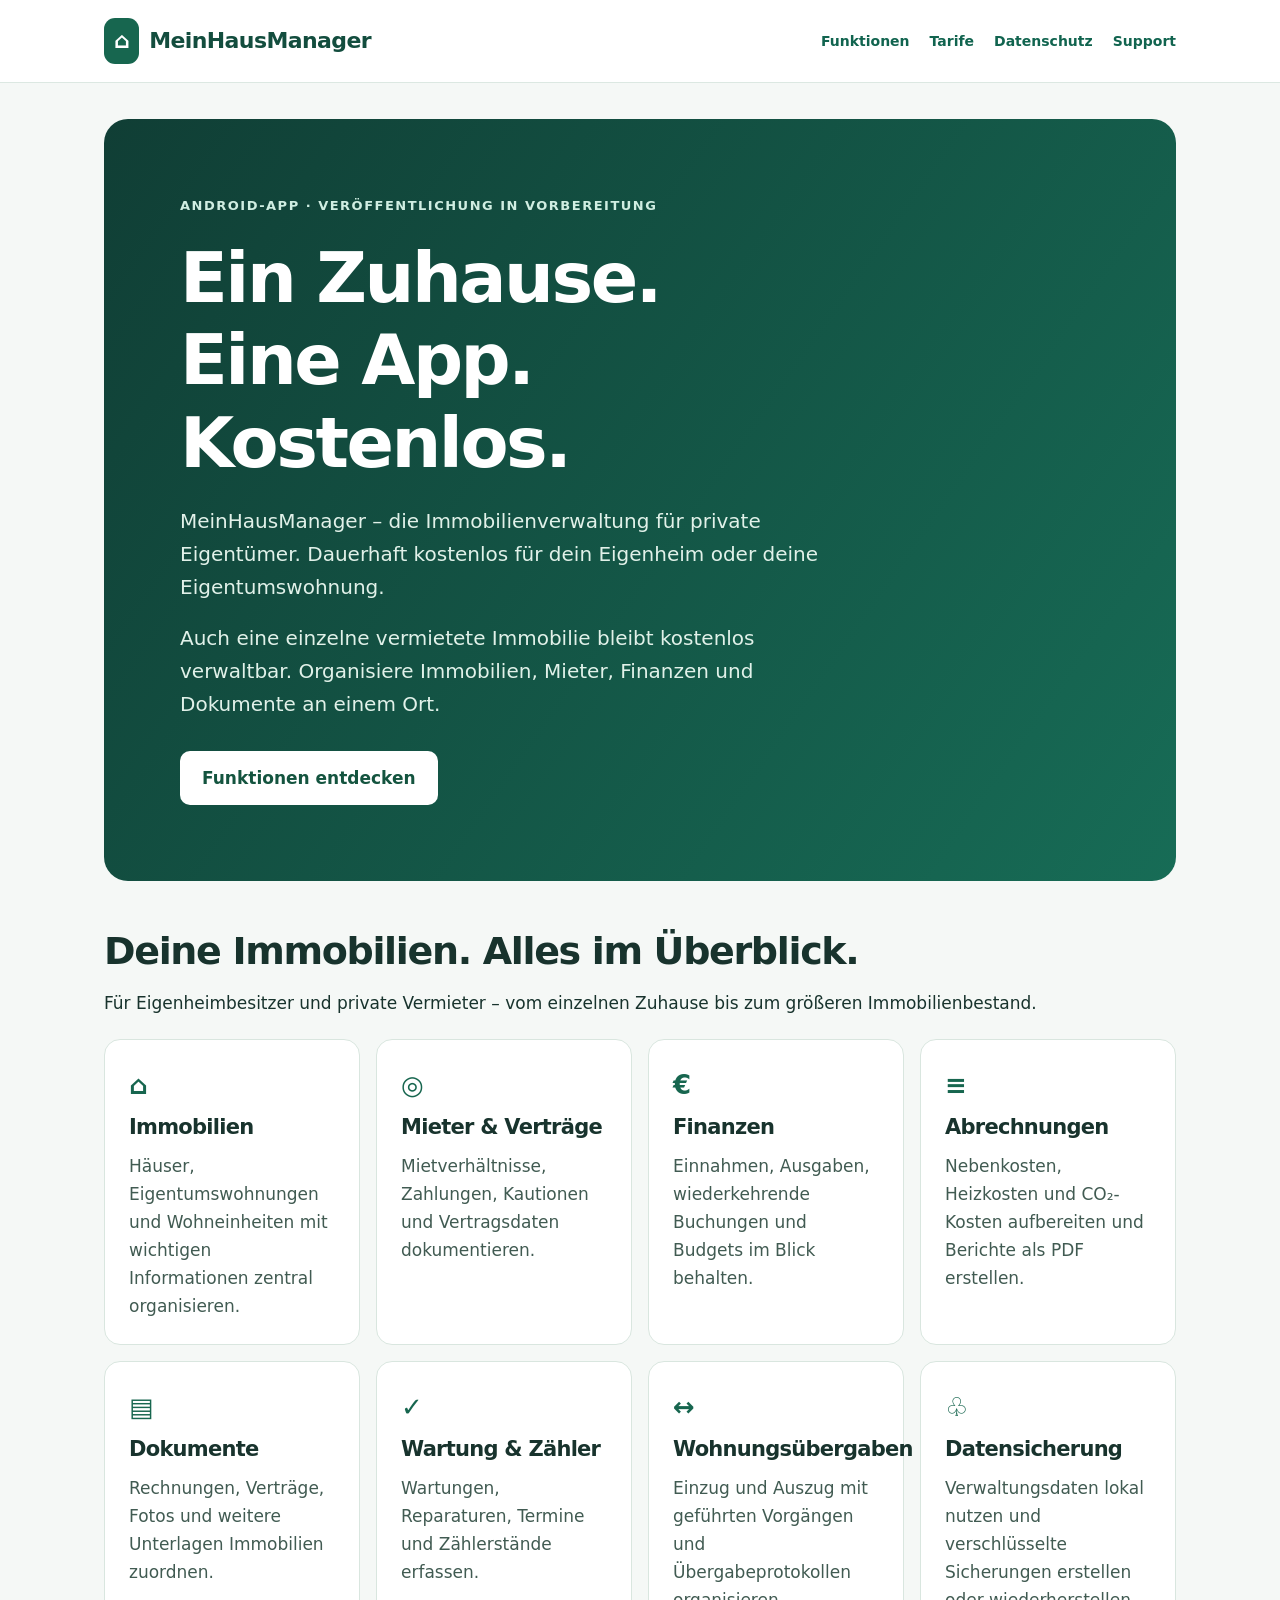
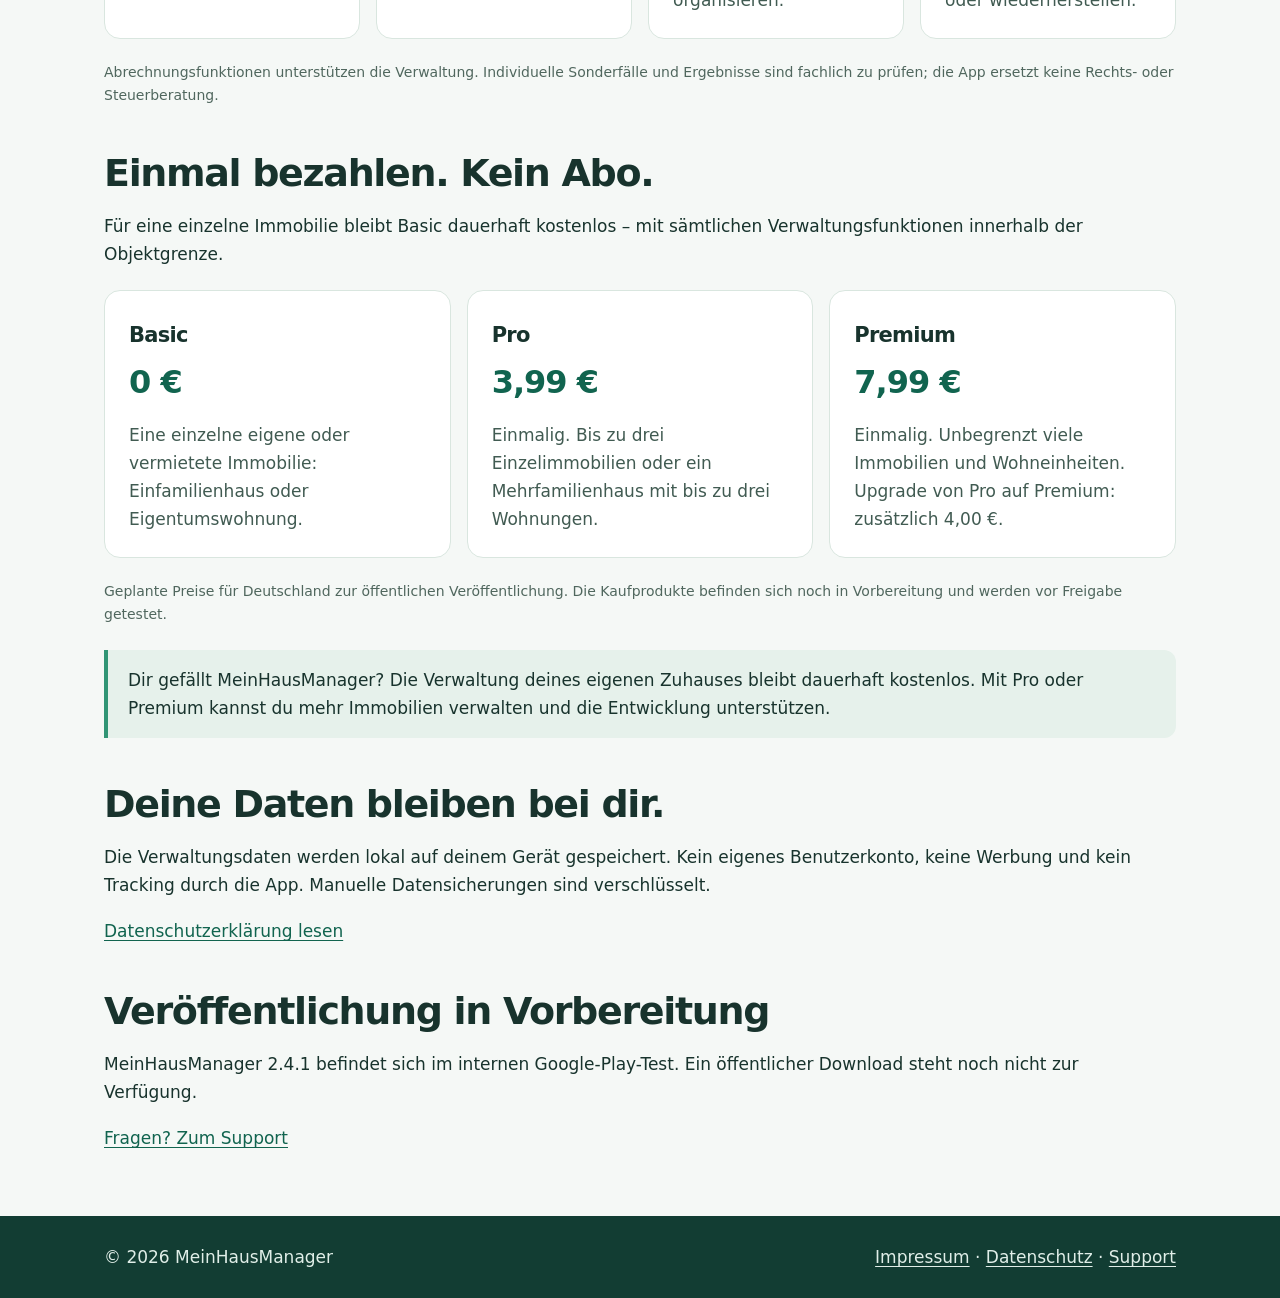
<file: index.html>
<!doctype html><html lang="de"><head><meta charset="utf-8"><meta name="viewport" content="width=device-width,initial-scale=1"><title>Immobilien einfach verwalten – MeinHausManager</title><meta name="description" content="MeinHausManager – Immobilienverwaltung für private Eigentümer und Vermieter."><link rel="stylesheet" href="style.css"></head><body><header><nav aria-label="Hauptnavigation"><a class="brand" href="index.html"><span class="mark" aria-hidden="true">⌂</span>MeinHausManager</a><div class="links"><a href="index.html#funktionen">Funktionen</a><a href="index.html#tarife">Tarife</a><a href="datenschutz.html">Datenschutz</a><a href="support.html">Support</a></div></nav></header><main><section class="hero"><div class="eyebrow">Android-App · Veröffentlichung in Vorbereitung</div><h1>Ein Zuhause.<br>Eine App.<br>Kostenlos.</h1><p>MeinHausManager – die Immobilienverwaltung für private Eigentümer. Dauerhaft kostenlos für dein Eigenheim oder deine Eigentumswohnung.</p><p>Auch eine einzelne vermietete Immobilie bleibt kostenlos verwaltbar. Organisiere Immobilien, Mieter, Finanzen und Dokumente an einem Ort.</p><a class="button" href="#funktionen">Funktionen entdecken</a></section><section id="funktionen"><h2>Deine Immobilien. Alles im Überblick.</h2><p>Für Eigenheimbesitzer und private Vermieter – vom einzelnen Zuhause bis zum größeren Immobilienbestand.</p><div class="grid"><article class="card"><span class="symbol" aria-hidden="true">⌂</span><h3>Immobilien</h3><p>Häuser, Eigentumswohnungen und Wohneinheiten mit wichtigen Informationen zentral organisieren.</p></article><article class="card"><span class="symbol" aria-hidden="true">◎</span><h3>Mieter & Verträge</h3><p>Mietverhältnisse, Zahlungen, Kautionen und Vertragsdaten dokumentieren.</p></article><article class="card"><span class="symbol" aria-hidden="true">€</span><h3>Finanzen</h3><p>Einnahmen, Ausgaben, wiederkehrende Buchungen und Budgets im Blick behalten.</p></article><article class="card"><span class="symbol" aria-hidden="true">≡</span><h3>Abrechnungen</h3><p>Nebenkosten, Heizkosten und CO₂-Kosten aufbereiten und Berichte als PDF erstellen.</p></article><article class="card"><span class="symbol" aria-hidden="true">▤</span><h3>Dokumente</h3><p>Rechnungen, Verträge, Fotos und weitere Unterlagen Immobilien zuordnen.</p></article><article class="card"><span class="symbol" aria-hidden="true">✓</span><h3>Wartung & Zähler</h3><p>Wartungen, Reparaturen, Termine und Zählerstände erfassen.</p></article><article class="card"><span class="symbol" aria-hidden="true">↔</span><h3>Wohnungsübergaben</h3><p>Einzug und Auszug mit geführten Vorgängen und Übergabeprotokollen organisieren.</p></article><article class="card"><span class="symbol" aria-hidden="true">♧</span><h3>Datensicherung</h3><p>Verwaltungsdaten lokal nutzen und verschlüsselte Sicherungen erstellen oder wiederherstellen.</p></article></div><p class="fine">Abrechnungsfunktionen unterstützen die Verwaltung. Individuelle Sonderfälle und Ergebnisse sind fachlich zu prüfen; die App ersetzt keine Rechts- oder Steuerberatung.</p></section><section id="tarife"><h2>Einmal bezahlen. Kein Abo.</h2><p>Für eine einzelne Immobilie bleibt Basic dauerhaft kostenlos – mit sämtlichen Verwaltungsfunktionen innerhalb der Objektgrenze.</p><div class="grid"><article class="card"><h3>Basic</h3><div class="price">0 €</div><p>Eine einzelne eigene oder vermietete Immobilie: Einfamilienhaus oder Eigentumswohnung.</p></article><article class="card"><h3>Pro</h3><div class="price">3,99 €</div><p>Einmalig. Bis zu drei Einzelimmobilien oder ein Mehrfamilienhaus mit bis zu drei Wohnungen.</p></article><article class="card"><h3>Premium</h3><div class="price">7,99 €</div><p>Einmalig. Unbegrenzt viele Immobilien und Wohneinheiten. Upgrade von Pro auf Premium: zusätzlich 4,00 €.</p></article></div><p class="fine">Geplante Preise für Deutschland zur öffentlichen Veröffentlichung. Die Kaufprodukte befinden sich noch in Vorbereitung und werden vor Freigabe getestet.</p><div class="note">Dir gefällt MeinHausManager? Die Verwaltung deines eigenen Zuhauses bleibt dauerhaft kostenlos. Mit Pro oder Premium kannst du mehr Immobilien verwalten und die Entwicklung unterstützen.</div></section><section><h2>Deine Daten bleiben bei dir.</h2><p>Die Verwaltungsdaten werden lokal auf deinem Gerät gespeichert. Kein eigenes Benutzerkonto, keine Werbung und kein Tracking durch die App. Manuelle Datensicherungen sind verschlüsselt.</p><a href="datenschutz.html">Datenschutzerklärung lesen</a></section><section><h2>Veröffentlichung in Vorbereitung</h2><p>MeinHausManager 2.4.1 befindet sich im internen Google-Play-Test. Ein öffentlicher Download steht noch nicht zur Verfügung.</p><a href="support.html">Fragen? Zum Support</a></section></main><footer><div><span>© 2026 MeinHausManager</span><span><a href="impressum.html">Impressum</a> · <a href="datenschutz.html">Datenschutz</a> · <a href="support.html">Support</a></span></div></footer></body></html>
</file>
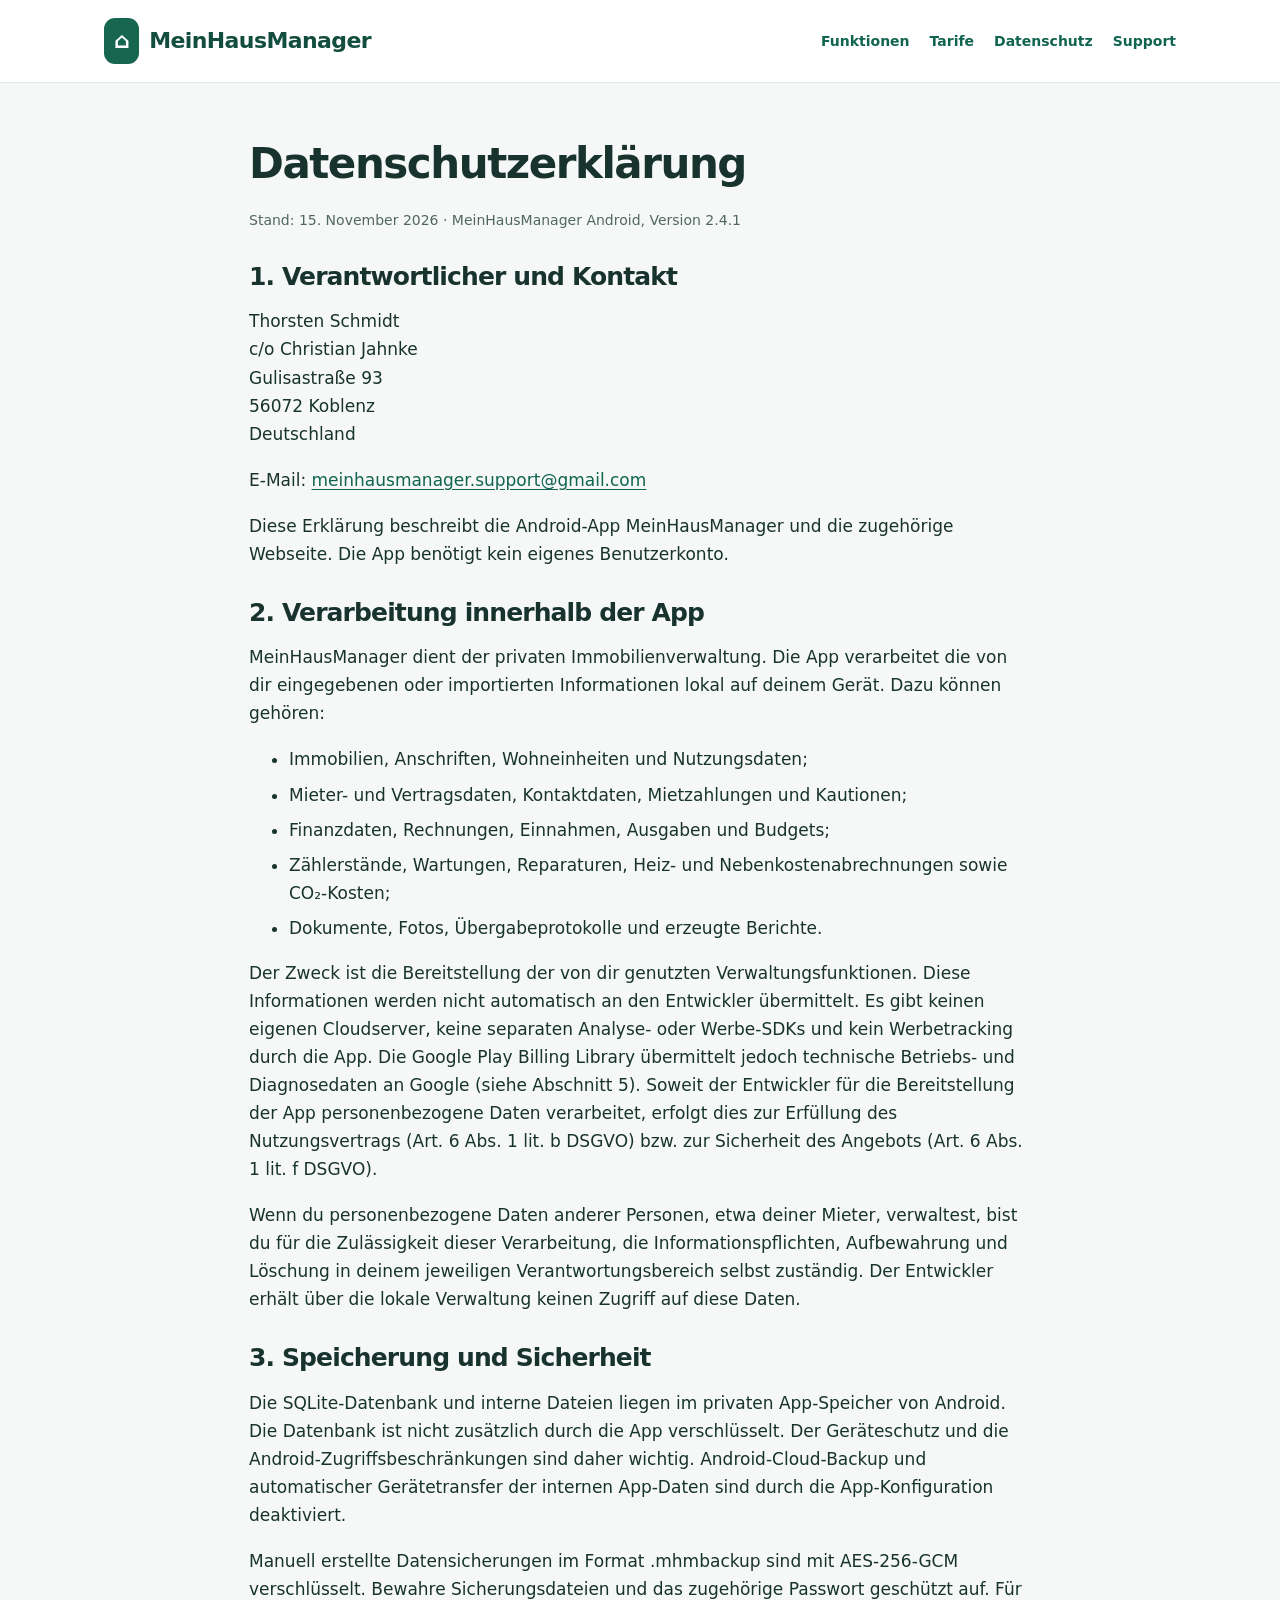
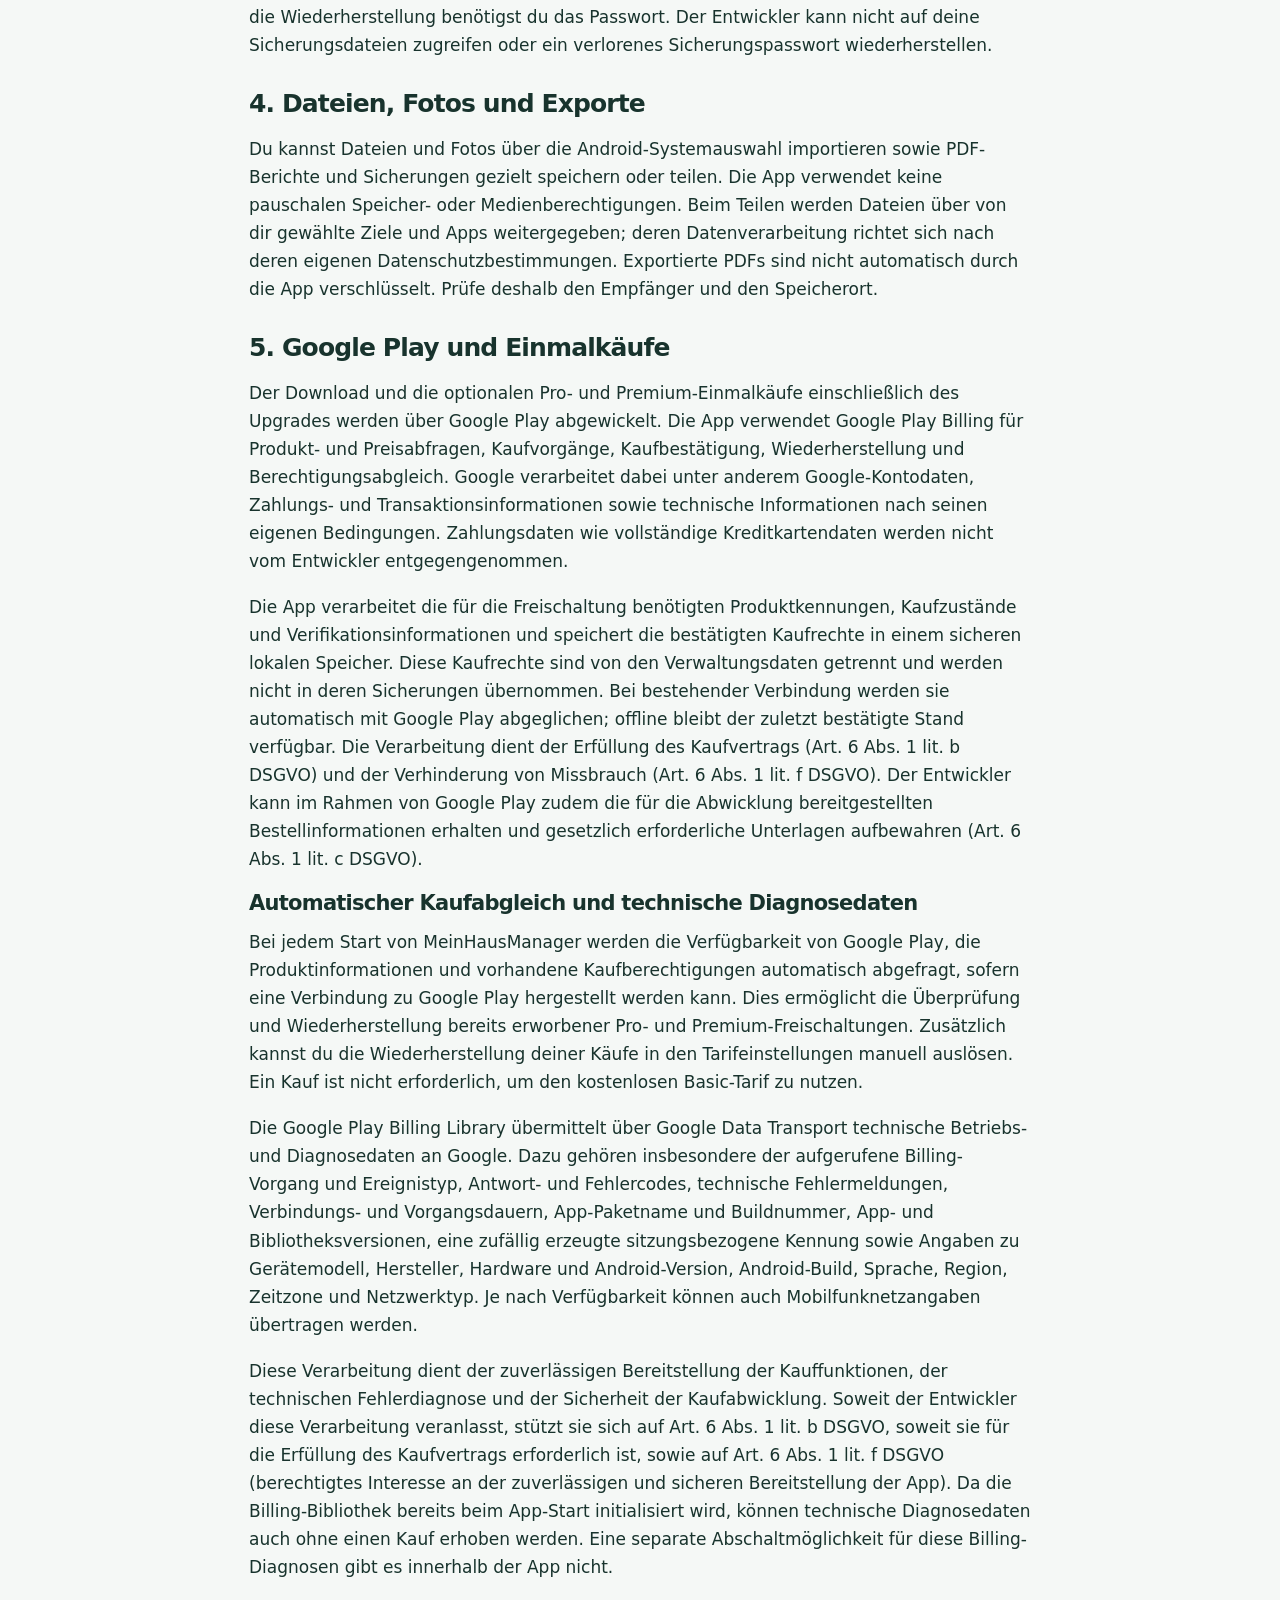
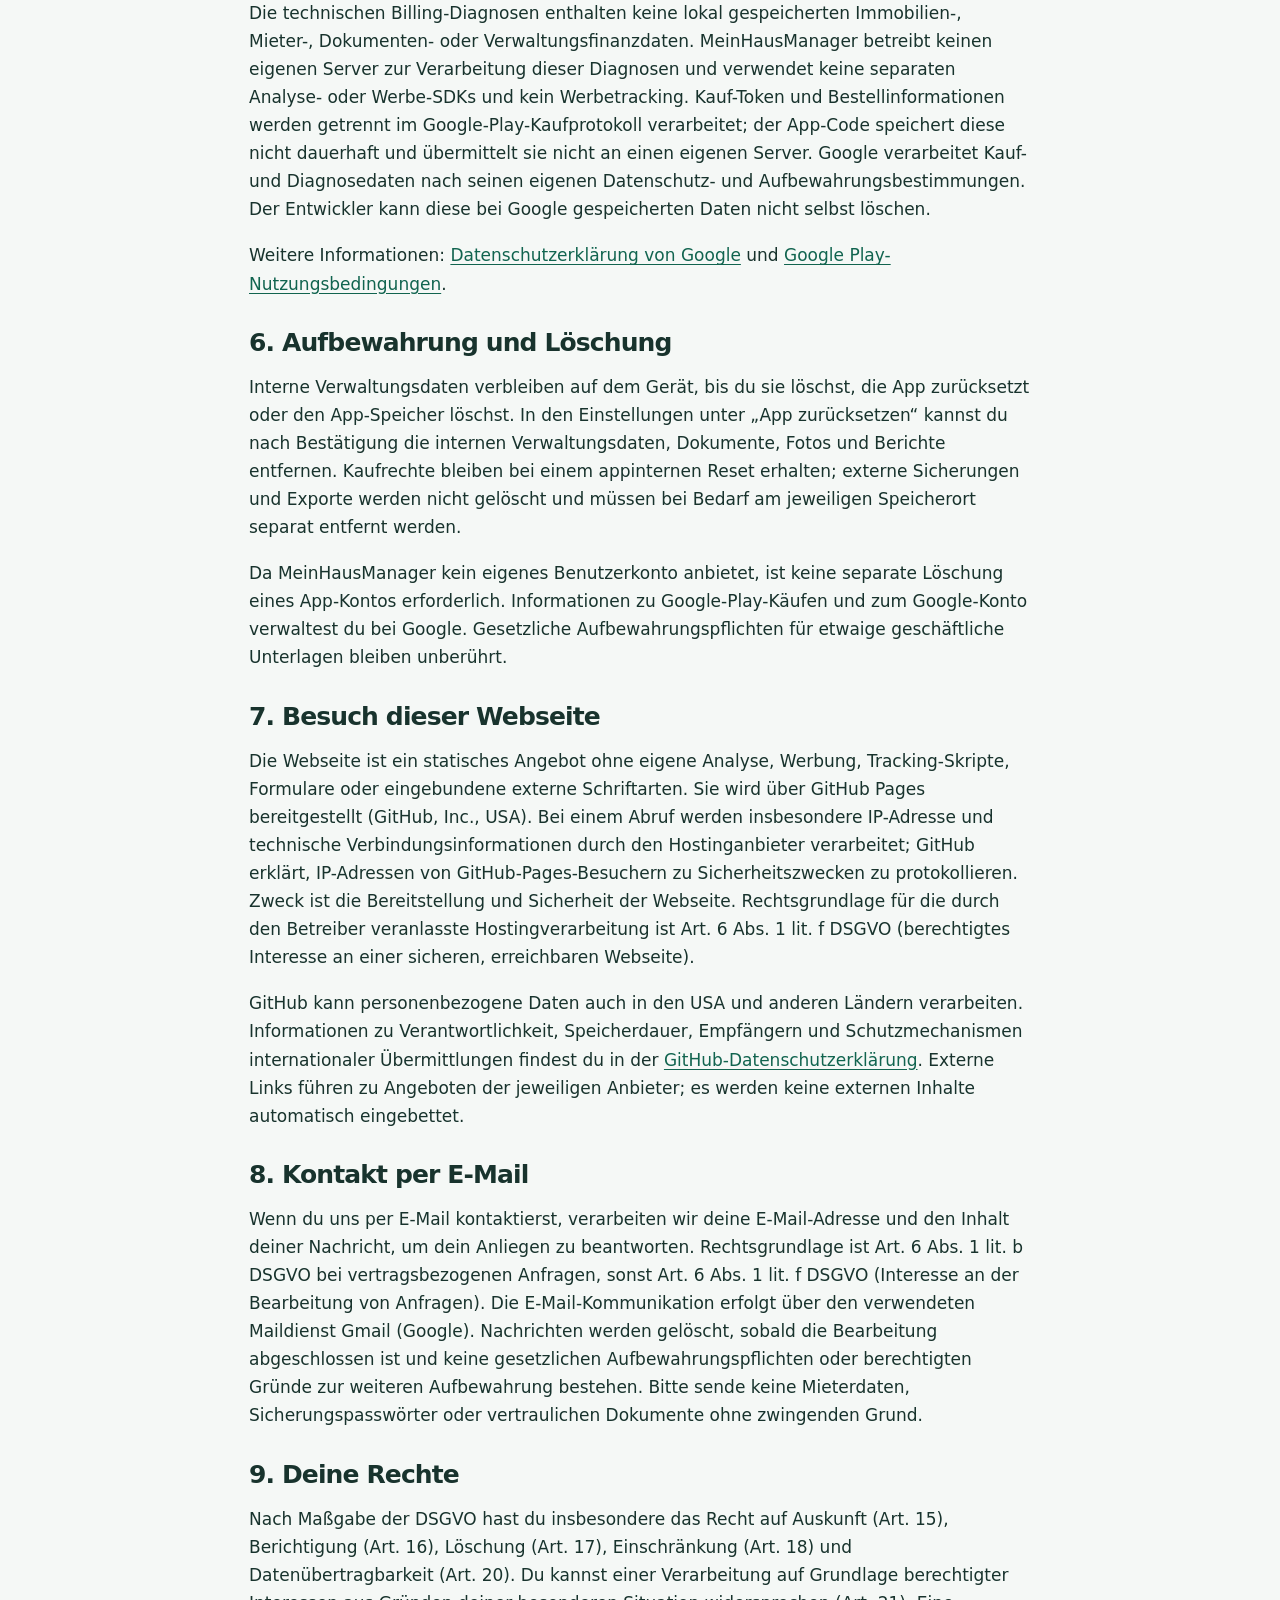
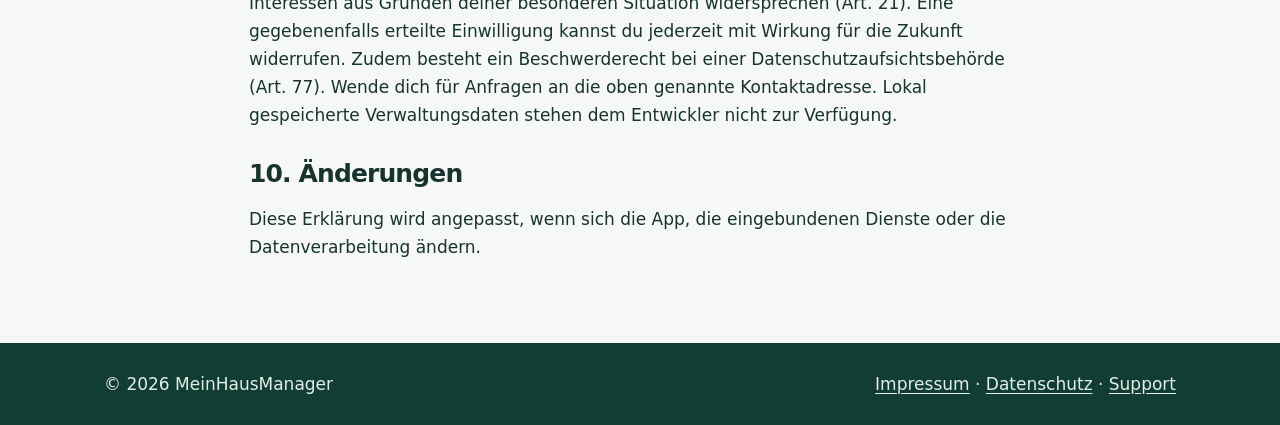
<file: datenschutz.html>
<!doctype html><html lang="de"><head><meta charset="utf-8"><meta name="viewport" content="width=device-width,initial-scale=1"><title>Datenschutzerklärung – MeinHausManager</title><meta name="description" content="MeinHausManager – Immobilienverwaltung für private Eigentümer und Vermieter."><link rel="stylesheet" href="style.css"></head><body><header><nav aria-label="Hauptnavigation"><a class="brand" href="index.html"><span class="mark" aria-hidden="true">⌂</span>MeinHausManager</a><div class="links"><a href="index.html#funktionen">Funktionen</a><a href="index.html#tarife">Tarife</a><a href="datenschutz.html">Datenschutz</a><a href="support.html">Support</a></div></nav></header><main class="legal"><h1>Datenschutzerklärung</h1><p class="fine">Stand: 15. November 2026 · MeinHausManager Android, Version 2.4.1</p><h2>1. Verantwortlicher und Kontakt</h2><p>Thorsten Schmidt<br>c/o Christian Jahnke<br>Gulisastraße 93<br>56072 Koblenz<br>Deutschland</p><p>E-Mail: <a href="mailto:meinhausmanager.support@gmail.com">meinhausmanager.support@gmail.com</a></p><p>Diese Erklärung beschreibt die Android-App MeinHausManager und die zugehörige Webseite. Die App benötigt kein eigenes Benutzerkonto.</p><h2>2. Verarbeitung innerhalb der App</h2><p>MeinHausManager dient der privaten Immobilienverwaltung. Die App verarbeitet die von dir eingegebenen oder importierten Informationen lokal auf deinem Gerät. Dazu können gehören:</p><ul><li>Immobilien, Anschriften, Wohneinheiten und Nutzungsdaten;</li><li>Mieter- und Vertragsdaten, Kontaktdaten, Mietzahlungen und Kautionen;</li><li>Finanzdaten, Rechnungen, Einnahmen, Ausgaben und Budgets;</li><li>Zählerstände, Wartungen, Reparaturen, Heiz- und Nebenkostenabrechnungen sowie CO₂-Kosten;</li><li>Dokumente, Fotos, Übergabeprotokolle und erzeugte Berichte.</li></ul><p>Der Zweck ist die Bereitstellung der von dir genutzten Verwaltungsfunktionen. Diese Informationen werden nicht automatisch an den Entwickler übermittelt. Es gibt keinen eigenen Cloudserver, keine separaten Analyse- oder Werbe-SDKs und kein Werbetracking durch die App. Die Google Play Billing Library übermittelt jedoch technische Betriebs- und Diagnosedaten an Google (siehe Abschnitt 5). Soweit der Entwickler für die Bereitstellung der App personenbezogene Daten verarbeitet, erfolgt dies zur Erfüllung des Nutzungsvertrags (Art. 6 Abs. 1 lit. b DSGVO) bzw. zur Sicherheit des Angebots (Art. 6 Abs. 1 lit. f DSGVO).</p><p>Wenn du personenbezogene Daten anderer Personen, etwa deiner Mieter, verwaltest, bist du für die Zulässigkeit dieser Verarbeitung, die Informationspflichten, Aufbewahrung und Löschung in deinem jeweiligen Verantwortungsbereich selbst zuständig. Der Entwickler erhält über die lokale Verwaltung keinen Zugriff auf diese Daten.</p><h2>3. Speicherung und Sicherheit</h2><p>Die SQLite-Datenbank und interne Dateien liegen im privaten App-Speicher von Android. Die Datenbank ist nicht zusätzlich durch die App verschlüsselt. Der Geräteschutz und die Android-Zugriffsbeschränkungen sind daher wichtig. Android-Cloud-Backup und automatischer Gerätetransfer der internen App-Daten sind durch die App-Konfiguration deaktiviert.</p><p>Manuell erstellte Datensicherungen im Format .mhmbackup sind mit AES-256-GCM verschlüsselt. Bewahre Sicherungsdateien und das zugehörige Passwort geschützt auf. Für die Wiederherstellung benötigst du das Passwort. Der Entwickler kann nicht auf deine Sicherungsdateien zugreifen oder ein verlorenes Sicherungspasswort wiederherstellen.</p><h2>4. Dateien, Fotos und Exporte</h2><p>Du kannst Dateien und Fotos über die Android-Systemauswahl importieren sowie PDF-Berichte und Sicherungen gezielt speichern oder teilen. Die App verwendet keine pauschalen Speicher- oder Medienberechtigungen. Beim Teilen werden Dateien über von dir gewählte Ziele und Apps weitergegeben; deren Datenverarbeitung richtet sich nach deren eigenen Datenschutzbestimmungen. Exportierte PDFs sind nicht automatisch durch die App verschlüsselt. Prüfe deshalb den Empfänger und den Speicherort.</p><h2>5. Google Play und Einmalkäufe</h2><p>Der Download und die optionalen Pro- und Premium-Einmalkäufe einschließlich des Upgrades werden über Google Play abgewickelt. Die App verwendet Google Play Billing für Produkt- und Preisabfragen, Kaufvorgänge, Kaufbestätigung, Wiederherstellung und Berechtigungsabgleich. Google verarbeitet dabei unter anderem Google-Kontodaten, Zahlungs- und Transaktionsinformationen sowie technische Informationen nach seinen eigenen Bedingungen. Zahlungsdaten wie vollständige Kreditkartendaten werden nicht vom Entwickler entgegengenommen.</p><p>Die App verarbeitet die für die Freischaltung benötigten Produktkennungen, Kaufzustände und Verifikationsinformationen und speichert die bestätigten Kaufrechte in einem sicheren lokalen Speicher. Diese Kaufrechte sind von den Verwaltungsdaten getrennt und werden nicht in deren Sicherungen übernommen. Bei bestehender Verbindung werden sie automatisch mit Google Play abgeglichen; offline bleibt der zuletzt bestätigte Stand verfügbar. Die Verarbeitung dient der Erfüllung des Kaufvertrags (Art. 6 Abs. 1 lit. b DSGVO) und der Verhinderung von Missbrauch (Art. 6 Abs. 1 lit. f DSGVO). Der Entwickler kann im Rahmen von Google Play zudem die für die Abwicklung bereitgestellten Bestellinformationen erhalten und gesetzlich erforderliche Unterlagen aufbewahren (Art. 6 Abs. 1 lit. c DSGVO).</p><h3>Automatischer Kaufabgleich und technische Diagnosedaten</h3><p>Bei jedem Start von MeinHausManager werden die Verfügbarkeit von Google Play, die Produktinformationen und vorhandene Kaufberechtigungen automatisch abgefragt, sofern eine Verbindung zu Google Play hergestellt werden kann. Dies ermöglicht die Überprüfung und Wiederherstellung bereits erworbener Pro- und Premium-Freischaltungen. Zusätzlich kannst du die Wiederherstellung deiner Käufe in den Tarifeinstellungen manuell auslösen. Ein Kauf ist nicht erforderlich, um den kostenlosen Basic-Tarif zu nutzen.</p><p>Die Google Play Billing Library übermittelt über Google Data Transport technische Betriebs- und Diagnosedaten an Google. Dazu gehören insbesondere der aufgerufene Billing-Vorgang und Ereignistyp, Antwort- und Fehlercodes, technische Fehlermeldungen, Verbindungs- und Vorgangsdauern, App-Paketname und Buildnummer, App- und Bibliotheksversionen, eine zufällig erzeugte sitzungsbezogene Kennung sowie Angaben zu Gerätemodell, Hersteller, Hardware und Android-Version, Android-Build, Sprache, Region, Zeitzone und Netzwerktyp. Je nach Verfügbarkeit können auch Mobilfunknetzangaben übertragen werden.</p><p>Diese Verarbeitung dient der zuverlässigen Bereitstellung der Kauffunktionen, der technischen Fehlerdiagnose und der Sicherheit der Kaufabwicklung. Soweit der Entwickler diese Verarbeitung veranlasst, stützt sie sich auf Art. 6 Abs. 1 lit. b DSGVO, soweit sie für die Erfüllung des Kaufvertrags erforderlich ist, sowie auf Art. 6 Abs. 1 lit. f DSGVO (berechtigtes Interesse an der zuverlässigen und sicheren Bereitstellung der App). Da die Billing-Bibliothek bereits beim App-Start initialisiert wird, können technische Diagnosedaten auch ohne einen Kauf erhoben werden. Eine separate Abschaltmöglichkeit für diese Billing-Diagnosen gibt es innerhalb der App nicht.</p><p>Die technischen Billing-Diagnosen enthalten keine lokal gespeicherten Immobilien-, Mieter-, Dokumenten- oder Verwaltungsfinanzdaten. MeinHausManager betreibt keinen eigenen Server zur Verarbeitung dieser Diagnosen und verwendet keine separaten Analyse- oder Werbe-SDKs und kein Werbetracking. Kauf-Token und Bestellinformationen werden getrennt im Google-Play-Kaufprotokoll verarbeitet; der App-Code speichert diese nicht dauerhaft und übermittelt sie nicht an einen eigenen Server. Google verarbeitet Kauf- und Diagnosedaten nach seinen eigenen Datenschutz- und Aufbewahrungsbestimmungen. Der Entwickler kann diese bei Google gespeicherten Daten nicht selbst löschen.</p><p>Weitere Informationen: <a href="https://policies.google.com/privacy?hl=de">Datenschutzerklärung von Google</a> und <a href="https://play.google.com/intl/de_de/about/play-terms/">Google Play-Nutzungsbedingungen</a>.</p><h2>6. Aufbewahrung und Löschung</h2><p>Interne Verwaltungsdaten verbleiben auf dem Gerät, bis du sie löschst, die App zurücksetzt oder den App-Speicher löschst. In den Einstellungen unter „App zurücksetzen“ kannst du nach Bestätigung die internen Verwaltungsdaten, Dokumente, Fotos und Berichte entfernen. Kaufrechte bleiben bei einem appinternen Reset erhalten; externe Sicherungen und Exporte werden nicht gelöscht und müssen bei Bedarf am jeweiligen Speicherort separat entfernt werden.</p><p>Da MeinHausManager kein eigenes Benutzerkonto anbietet, ist keine separate Löschung eines App-Kontos erforderlich. Informationen zu Google-Play-Käufen und zum Google-Konto verwaltest du bei Google. Gesetzliche Aufbewahrungspflichten für etwaige geschäftliche Unterlagen bleiben unberührt.</p><h2>7. Besuch dieser Webseite</h2><p>Die Webseite ist ein statisches Angebot ohne eigene Analyse, Werbung, Tracking-Skripte, Formulare oder eingebundene externe Schriftarten. Sie wird über GitHub Pages bereitgestellt (GitHub, Inc., USA). Bei einem Abruf werden insbesondere IP-Adresse und technische Verbindungsinformationen durch den Hostinganbieter verarbeitet; GitHub erklärt, IP-Adressen von GitHub-Pages-Besuchern zu Sicherheitszwecken zu protokollieren. Zweck ist die Bereitstellung und Sicherheit der Webseite. Rechtsgrundlage für die durch den Betreiber veranlasste Hostingverarbeitung ist Art. 6 Abs. 1 lit. f DSGVO (berechtigtes Interesse an einer sicheren, erreichbaren Webseite).</p><p>GitHub kann personenbezogene Daten auch in den USA und anderen Ländern verarbeiten. Informationen zu Verantwortlichkeit, Speicherdauer, Empfängern und Schutzmechanismen internationaler Übermittlungen findest du in der <a href="https://docs.github.com/en/site-policy/privacy-policies/github-general-privacy-statement">GitHub-Datenschutzerklärung</a>. Externe Links führen zu Angeboten der jeweiligen Anbieter; es werden keine externen Inhalte automatisch eingebettet.</p><h2>8. Kontakt per E-Mail</h2><p>Wenn du uns per E-Mail kontaktierst, verarbeiten wir deine E-Mail-Adresse und den Inhalt deiner Nachricht, um dein Anliegen zu beantworten. Rechtsgrundlage ist Art. 6 Abs. 1 lit. b DSGVO bei vertragsbezogenen Anfragen, sonst Art. 6 Abs. 1 lit. f DSGVO (Interesse an der Bearbeitung von Anfragen). Die E-Mail-Kommunikation erfolgt über den verwendeten Maildienst Gmail (Google). Nachrichten werden gelöscht, sobald die Bearbeitung abgeschlossen ist und keine gesetzlichen Aufbewahrungspflichten oder berechtigten Gründe zur weiteren Aufbewahrung bestehen. Bitte sende keine Mieterdaten, Sicherungspasswörter oder vertraulichen Dokumente ohne zwingenden Grund.</p><h2>9. Deine Rechte</h2><p>Nach Maßgabe der DSGVO hast du insbesondere das Recht auf Auskunft (Art. 15), Berichtigung (Art. 16), Löschung (Art. 17), Einschränkung (Art. 18) und Datenübertragbarkeit (Art. 20). Du kannst einer Verarbeitung auf Grundlage berechtigter Interessen aus Gründen deiner besonderen Situation widersprechen (Art. 21). Eine gegebenenfalls erteilte Einwilligung kannst du jederzeit mit Wirkung für die Zukunft widerrufen. Zudem besteht ein Beschwerderecht bei einer Datenschutzaufsichtsbehörde (Art. 77). Wende dich für Anfragen an die oben genannte Kontaktadresse. Lokal gespeicherte Verwaltungsdaten stehen dem Entwickler nicht zur Verfügung.</p><h2>10. Änderungen</h2><p>Diese Erklärung wird angepasst, wenn sich die App, die eingebundenen Dienste oder die Datenverarbeitung ändern.</p></main><footer><div><span>© 2026 MeinHausManager</span><span><a href="impressum.html">Impressum</a> · <a href="datenschutz.html">Datenschutz</a> · <a href="support.html">Support</a></span></div></footer></body></html>
</file>
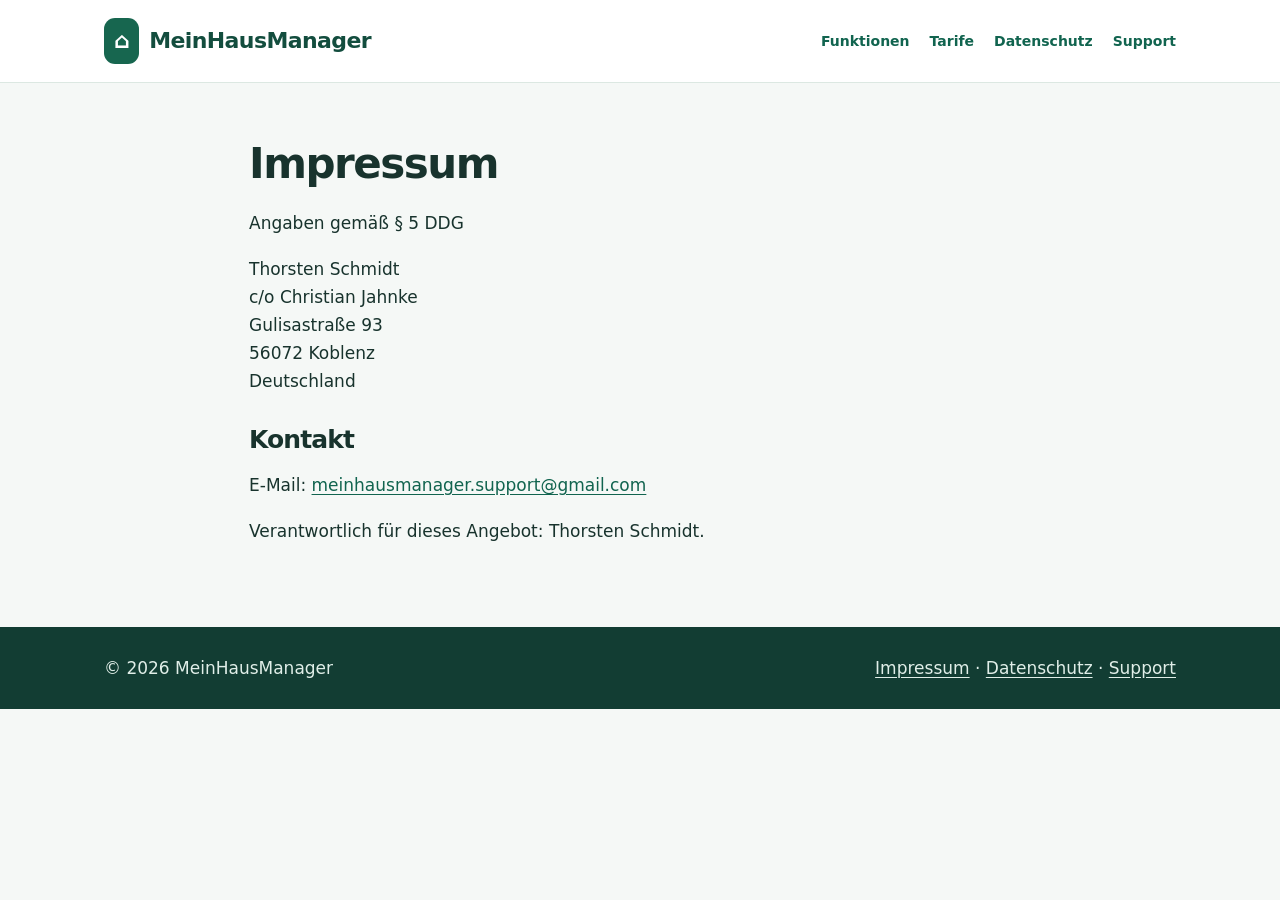
<file: impressum.html>
<!doctype html><html lang="de"><head><meta charset="utf-8"><meta name="viewport" content="width=device-width,initial-scale=1"><title>Impressum – MeinHausManager</title><meta name="description" content="MeinHausManager – Immobilienverwaltung für private Eigentümer und Vermieter."><link rel="stylesheet" href="style.css"></head><body><header><nav aria-label="Hauptnavigation"><a class="brand" href="index.html"><span class="mark" aria-hidden="true">⌂</span>MeinHausManager</a><div class="links"><a href="index.html#funktionen">Funktionen</a><a href="index.html#tarife">Tarife</a><a href="datenschutz.html">Datenschutz</a><a href="support.html">Support</a></div></nav></header><main class="legal"><h1>Impressum</h1><p>Angaben gemäß § 5 DDG</p><p>Thorsten Schmidt<br>c/o Christian Jahnke<br>Gulisastraße 93<br>56072 Koblenz<br>Deutschland</p><h2>Kontakt</h2><p>E-Mail: <a href="mailto:meinhausmanager.support@gmail.com">meinhausmanager.support@gmail.com</a></p><p>Verantwortlich für dieses Angebot: Thorsten Schmidt.</p></main><footer><div><span>© 2026 MeinHausManager</span><span><a href="impressum.html">Impressum</a> · <a href="datenschutz.html">Datenschutz</a> · <a href="support.html">Support</a></span></div></footer></body></html>
</file>
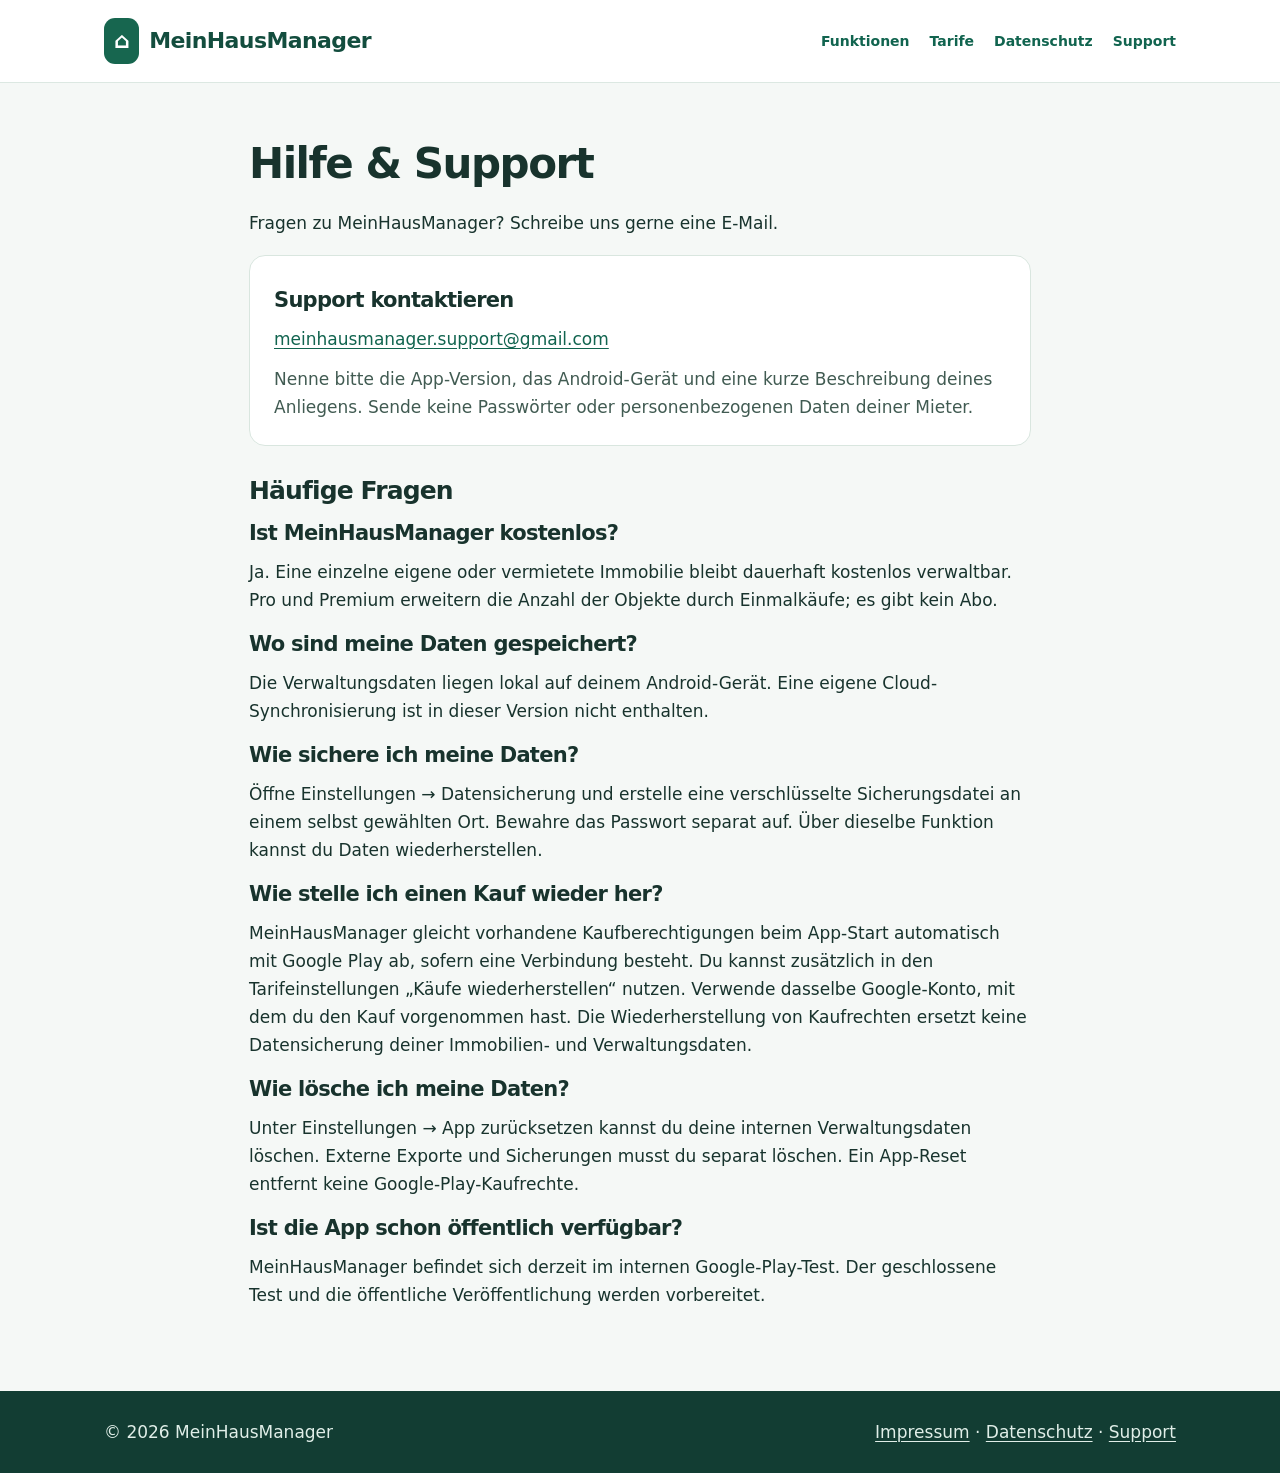
<file: support.html>
<!doctype html><html lang="de"><head><meta charset="utf-8"><meta name="viewport" content="width=device-width,initial-scale=1"><title>Support – MeinHausManager</title><meta name="description" content="MeinHausManager – Immobilienverwaltung für private Eigentümer und Vermieter."><link rel="stylesheet" href="style.css"></head><body><header><nav aria-label="Hauptnavigation"><a class="brand" href="index.html"><span class="mark" aria-hidden="true">⌂</span>MeinHausManager</a><div class="links"><a href="index.html#funktionen">Funktionen</a><a href="index.html#tarife">Tarife</a><a href="datenschutz.html">Datenschutz</a><a href="support.html">Support</a></div></nav></header><main class="legal"><h1>Hilfe & Support</h1><p>Fragen zu MeinHausManager? Schreibe uns gerne eine E-Mail.</p><div class="card"><h3>Support kontaktieren</h3><p><a href="mailto:meinhausmanager.support@gmail.com?subject=MeinHausManager%20Support">meinhausmanager.support@gmail.com</a></p><p>Nenne bitte die App-Version, das Android-Gerät und eine kurze Beschreibung deines Anliegens. Sende keine Passwörter oder personenbezogenen Daten deiner Mieter.</p></div><h2>Häufige Fragen</h2><h3>Ist MeinHausManager kostenlos?</h3><p>Ja. Eine einzelne eigene oder vermietete Immobilie bleibt dauerhaft kostenlos verwaltbar. Pro und Premium erweitern die Anzahl der Objekte durch Einmalkäufe; es gibt kein Abo.</p><h3>Wo sind meine Daten gespeichert?</h3><p>Die Verwaltungsdaten liegen lokal auf deinem Android-Gerät. Eine eigene Cloud-Synchronisierung ist in dieser Version nicht enthalten.</p><h3>Wie sichere ich meine Daten?</h3><p>Öffne Einstellungen → Datensicherung und erstelle eine verschlüsselte Sicherungsdatei an einem selbst gewählten Ort. Bewahre das Passwort separat auf. Über dieselbe Funktion kannst du Daten wiederherstellen.</p><h3>Wie stelle ich einen Kauf wieder her?</h3><p>MeinHausManager gleicht vorhandene Kaufberechtigungen beim App-Start automatisch mit Google Play ab, sofern eine Verbindung besteht. Du kannst zusätzlich in den Tarifeinstellungen „Käufe wiederherstellen“ nutzen. Verwende dasselbe Google-Konto, mit dem du den Kauf vorgenommen hast. Die Wiederherstellung von Kaufrechten ersetzt keine Datensicherung deiner Immobilien- und Verwaltungsdaten.</p><h3>Wie lösche ich meine Daten?</h3><p>Unter Einstellungen → App zurücksetzen kannst du deine internen Verwaltungsdaten löschen. Externe Exporte und Sicherungen musst du separat löschen. Ein App-Reset entfernt keine Google-Play-Kaufrechte.</p><h3>Ist die App schon öffentlich verfügbar?</h3><p>MeinHausManager befindet sich derzeit im internen Google-Play-Test. Der geschlossene Test und die öffentliche Veröffentlichung werden vorbereitet.</p></main><footer><div><span>© 2026 MeinHausManager</span><span><a href="impressum.html">Impressum</a> · <a href="datenschutz.html">Datenschutz</a> · <a href="support.html">Support</a></span></div></footer></body></html>
</file>
<file: style.css>
*{box-sizing:border-box}html{scroll-behavior:smooth}body{margin:0;background:#f5f8f6;color:#18332d;font:17px/1.65 system-ui,-apple-system,BlinkMacSystemFont,"Segoe UI",sans-serif}a{color:#11644f;text-underline-offset:3px}header{background:#fff;border-bottom:1px solid #dce8e2}nav{max-width:1120px;margin:auto;padding:18px 24px;display:flex;align-items:center;justify-content:space-between;gap:20px;flex-wrap:wrap}nav a{text-decoration:none;font-weight:600}nav .brand{font-size:22px;color:#134d3e;letter-spacing:-.6px;display:flex;align-items:center;gap:10px}.mark{background:#17664f;color:white;border-radius:11px;padding:5px 10px;font-size:22px}nav .links{display:flex;gap:20px;flex-wrap:wrap;font-size:14px}main{max-width:1120px;margin:auto;padding:36px 24px 64px}.hero{background:linear-gradient(125deg,#103e35,#176c56);color:white;border-radius:24px;padding:clamp(28px,6vw,76px);margin-bottom:48px;overflow:hidden}.eyebrow{font-size:13px;letter-spacing:1.5px;text-transform:uppercase;font-weight:700;color:#d0eee2}h1,h2,h3{line-height:1.18;letter-spacing:-.035em}h1{font-size:clamp(37px,6vw,70px);margin:20px 0}h2{font-size:clamp(27px,4vw,38px);margin:44px 0 16px}h3{font-size:21px;margin:8px 0}p{margin:12px 0 18px}.hero p{max-width:680px;font-size:20px;color:#e1f1e9}.button{display:inline-block;background:#fff;color:#14543f;font-weight:700;padding:13px 22px;border-radius:10px;text-decoration:none;margin-top:12px}.grid{display:grid;grid-template-columns:repeat(auto-fit,minmax(min(100%,255px),1fr));gap:16px;margin:22px 0}.card{background:white;border:1px solid #d9e6df;border-radius:16px;padding:24px}.card p{color:#415b52;margin-bottom:0}.symbol{font-size:26px;color:#17664f;font-weight:700}.price{font-weight:800;font-size:32px;letter-spacing:-1px;color:#11644f;margin:8px 0}.fine{font-size:14px;color:#50675e}.note{border-left:4px solid #319575;background:#e6f1eb;padding:16px 20px;border-radius:0 12px 12px 0;margin:24px 0}.legal{max-width:830px;margin:auto}.legal h1{font-size:42px}.legal h2{font-size:25px;margin-top:30px}.legal li{margin:7px 0}.legal a{overflow-wrap:anywhere}footer{background:#123d33;color:#e0eee8;padding:27px 24px}footer div{max-width:1072px;margin:auto;display:flex;gap:14px;justify-content:space-between;flex-wrap:wrap}footer a{color:#e0eee8}a:focus-visible{outline:3px solid #e0a834;outline-offset:4px}@media(max-width:600px){nav{padding:15px 18px}nav .links{gap:13px}main{padding:20px 16px 40px}.hero{border-radius:17px}.legal h1{font-size:33px}}
</file>
